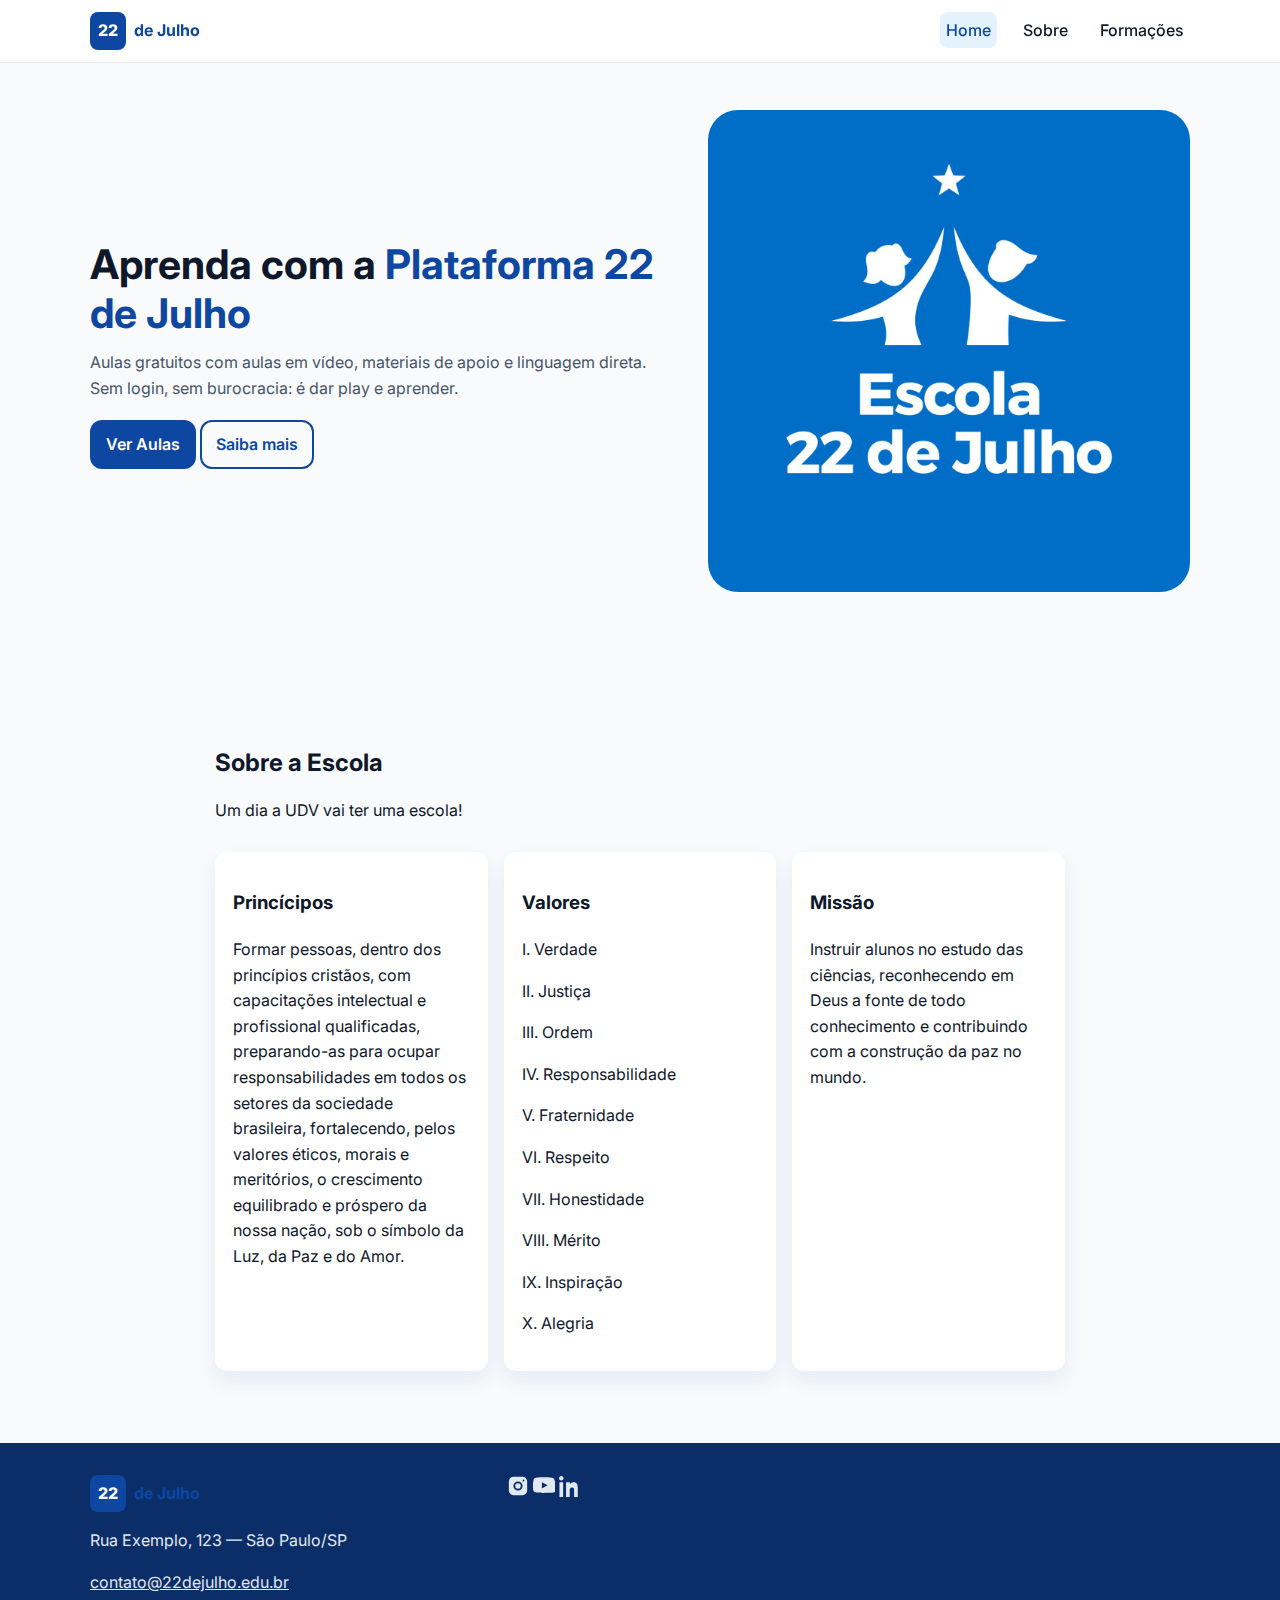
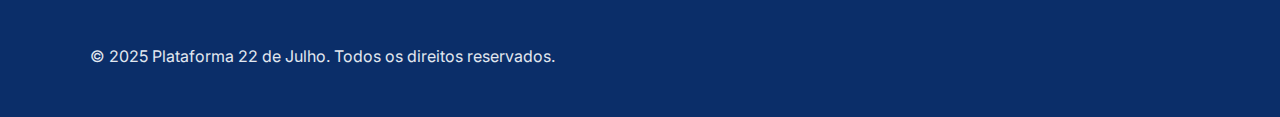
<file: index.html>
<!DOCTYPE html>
<html lang="pt-BR">
<head>
    <meta charset="utf-8" />
    <meta name="viewport" content="width=device-width, initial-scale=1" />
    <title>Home | Plataforma 22 de Julho</title>
    <meta name="description" content="Conheça a Plataforma 22 de Julho: Aulas acessíveis, conteúdo objetivo e prático para acelerar seu aprendizado." />
    <meta name="theme-color" content="#0D47A1" />
    <link rel="icon" type="image/svg+xml" href="assets/img/favicon.svg" />

    <!-- Open Graph -->
    <meta property="og:type" content="website" />
    <meta property="og:title" content="Home | Plataforma 22 de Julho" />
    <meta property="og:description" content="Conheça a Plataforma 22 de Julho: Aulas acessíveis, conteúdo objetivo e prático para acelerar seu aprendizado." />
    <meta property="og:image" content="assets/img/og-image.png" />
    <meta property="og:url" content="index.html" />

    <!-- Google Fonts: Inter -->
    <link rel="preconnect" href="https://fonts.gstatic.com" crossorigin>
    <link href="https://fonts.googleapis.com/css2?family=Inter:wght@300;400;500;600;700&display=swap" rel="stylesheet">

    <link rel="stylesheet" href="assets/css/styles.css" />
    <script defer src="assets/js/main.js"></script>

</head>
<body>
<header id="topo" class="site-header" role="banner">
  <div class="container nav-wrap">
    <a class="logo" href="index.html" aria-label="Página inicial">
      <span class="logo-mark">22</span><span class="logo-text">de Julho</span>
    </a>

    <button class="nav-toggle" aria-controls="primary-nav" aria-expanded="false" aria-label="Abrir menu">
      <span class="hamburger" aria-hidden="true"></span>
    </button>

    <nav id="primary-nav" class="nav" role="navigation" aria-label="Principal">
      <ul>
        <li><a href="index.html" class="active">Home</a></li>
        <li><a href="sobre.html">Sobre</a></li>
        <li><a href="aulas.html">Formações</a></li>
      </ul>
    </nav>
  </div>
</header>

<main id="conteudo" class="site-main" tabindex="-1">
  <!-- Hero -->
  <section class="hero section">
    <div class="container hero-grid">
      <div class="hero-text">
        <h1>Aprenda com a <span class="text-accent">Plataforma 22 de Julho</span></h1>
        <p>Aulas gratuitos com aulas em vídeo, materiais de apoio e linguagem direta. Sem login, sem burocracia: é dar play e aprender.</p>
        <div class="hero-actions">
          <a class="btn btn-primary" href="Aulas.html">Ver Aulas</a>
          <a class="btn btn-outline" href="#sobre">Saiba mais</a>
        </div>
      </div>
      <div class="hero-art" aria-hidden="true">
        <img src="assets/img/hero-placeholder.jpeg" alt="" />
      </div>
    </div>
  </section>

  <!-- Sobre -->
  <section id="sobre" class="section">
    <div class="container narrow">
      <header class="section-header">
        <h2>Sobre a Escola</h2>
        <p>Um dia a UDV vai ter uma escola!</p>
      </header>
      <div class="features">
        <article class="feature-card">
          <h3>Princícipos</h3>
          <p>Formar pessoas, dentro
            dos princípios cristãos,
            com capacitações intelectual
            e profissional qualificadas,
            preparando-as para ocupar
            responsabilidades em todos
            os setores da sociedade
            brasileira, fortalecendo,
            pelos valores éticos, morais
            e meritórios, o crescimento
            equilibrado e próspero da
            nossa nação, sob o símbolo
            da Luz, da Paz e do Amor.</p>
        </article>
        <article class="feature-card">
          <h3>Valores</h3>
          <p>I. Verdade</p>
          <p>II. Justiça</p>
          <p>III. Ordem</p>
          <p>IV. Responsabilidade</p>
          <p>V. Fraternidade</p>
          <p>VI. Respeito</p>
          <p>VII. Honestidade</p>
          <p>VIII. Mérito</p>
          <p>IX. Inspiração</p>
          <p>X. Alegria</p>
        </article>
        <article class="feature-card">
          <h3>Missão</h3>
          <p>Instruir alunos no estudo das ciências, reconhecendo em Deus a fonte de todo conhecimento e contribuindo com a construção da paz no mundo.</p>
        </article>
      </div>
    </div>
  </section>

  <!-- Destaques de Aulas
  <section class="section alt">
    <div class="container">
      <header class="section-header">
        <h2>Aulas em Destaque</h2>
      </header>
      <div class="grid cards">
        <article class="card">
          <img src="assets/img/curso1.svg" alt="Ilustração do curso Fundamentos de Programação" loading="lazy">
          <div class="card-body">
            <h3>Fundamentos de Programação</h3>
            <p>Aprenda lógica, variáveis, condicionais e laços de repetição com exemplos simples.</p>
            <p class="meta">Carga horária: 6h</p>
            <a class="btn btn-secondary" href="curso.html?curso=fundamentos">Assistir</a>
          </div>
        </article>

        <article class="card">
          <img src="assets/img/curso2.svg" alt="Ilustração do curso Introdução a Dados" loading="lazy">
          <div class="card-body">
            <h3>Introdução a Dados</h3>
            <p>Conceitos básicos de análise de dados, coleta, limpeza e visualização.</p>
            <p class="meta">Carga horária: 5h</p>
            <a class="btn btn-secondary" href="curso.html?curso=dados">Assistir</a>
          </div>
        </article>
      </div>
    </div>
  </section> -->

  <!-- Depoimentos -->
  <!-- <section class="section">
    <div class="container narrow">
      <header class="section-header">
        <h2>O que dizem nossos alunos</h2>
      </header>
      <div class="testimonials">
        <figure class="testimonial">
          <blockquote>“Conteúdo direto e sem enrolação. Consegui aplicar no trabalho já na primeira semana.”</blockquote>
          <figcaption>— Ana, estudante</figcaption>
        </figure>
        <figure class="testimonial">
          <blockquote>“A proposta prática faz toda a diferença. Gostei muito da organização do material.”</blockquote>
          <figcaption>— Carlos, analista</figcaption>
        </figure>
        <figure class="testimonial">
          <blockquote>“Excelente para quem está começando. Explicações claras e objetivas.”</blockquote>
          <figcaption>— Beatriz, iniciante</figcaption>
        </figure>
      </div>
      <div class="center">
      </div>
    </div>
  </section>
</main> -->

<footer class="site-footer" role="contentinfo">
  <div class="container footer-grid">
    <div class="brand">
      <a class="logo" href="index.html"><span class="logo-mark">22</span><span class="logo-text">de Julho</span></a>
      <p>Rua Exemplo, 123 — São Paulo/SP</p>
      <p><a href="mailto:contato@22dejulho.edu.br">contato@22dejulho.edu.br</a></p>
    </div>
    <div class="social">
      <a href="#" aria-label="Instagram" class="icon-link"><svg aria-hidden="true" viewBox="0 0 24 24"><path d="M7 2h10a5 5 0 0 1 5 5v10a5 5 0 0 1-5 5H7a5 5 0 0 1-5-5V7a5 5 0 0 1 5-5zm5 5a5 5 0 1 0 .001 10.001A5 5 0 0 0 12 7zm6-2a1 1 0 1 0 0 2 1 1 0 0 0 0-2zm-6 4a3 3 0 1 1-.001 6.001A3 3 0 0 1 12 9z"/></svg></a>
      <a href="#" aria-label="YouTube" class="icon-link"><svg aria-hidden="true" viewBox="0 0 24 24"><path d="M23.5 6.2s-.2-1.6-.8-2.3c-.8-.8-1.7-.8-2.1-.9C17.5 2.5 12 2.5 12 2.5h0s-5.5 0-8.6.5c-.4.1-1.3.1-2.1.9-.6.6-.8 2.3-.8 2.3S0 8.2 0 10.3v1.4c0 2.1.2 4.1.2 4.1s.2 1.6.8 2.3c.8.8 1.9.8 2.4.9 1.8.2 7.6.5 8.6.5s8.6-.1 8.6-.1.4-.1 1.2-.2c.5-.1 1.6-.1 2.4-.9.6-.6.8-2.3.8-2.3s.2-2 .2-4.1v-1.4c0-2.1-.2-4.1-.2-4.1zM9.7 14.7V7.9l6.2 3.4-6.2 3.4z"/></svg></a>
      <a href="#" aria-label="LinkedIn" class="icon-link"><svg aria-hidden="true" viewBox="0 0 24 24"><path d="M4.98 3.5C4.98 4.88 3.86 6 2.5 6S0 4.88 0 3.5 1.12 1 2.5 1s2.48 1.12 2.48 2.5zM.5 8h4V24h-4V8zm7.5 0h3.8v2.2h.1c.5-1 1.8-2.2 3.8-2.2 4.1 0 4.8 2.7 4.8 6.2V24h-4v-6.7c0-1.6 0-3.6-2.2-3.6s-2.6 1.7-2.6 3.4V24h-4V8z"/></svg></a>
    </div>
    <div class="copy">
      <p>&copy; <span data-year>2025</span> Plataforma 22 de Julho. Todos os direitos reservados.</p>
    </div>
  </div>
</footer>

<!-- LGPD / Cookies -->
<div class="cookie-banner" role="dialog" aria-live="polite" aria-label="Aviso de cookies">
  <div class="container">
    <p>Usamos cookies para melhorar sua experiência. Ao continuar, você concorda com nossa <a href="#" class="link">Política de Privacidade</a>.</p>
    <button class="btn btn-primary" data-accept-cookies>Aceitar</button>
  </div>
</div>

<!-- WhatsApp -->
<!-- <a href="https://wa.me/5500000000000" class="whatsapp-float" target="_blank" rel="noopener" aria-label="Conversar no WhatsApp">
  <svg aria-hidden="true" viewBox="0 0 24 24"><path d="M20.5 3.5A11.5 11.5 0 0 0 1.9 18.2L1 23l4.9-1a11.5 11.5 0 1 0 14.6-18.5zM12 21a9 9 0 0 1-4.6-1.3l-.3-.2-2.7.6.6-2.6-.2-.3A9 9 0 1 1 12 21zm5-6.6c-.3-.2-1.8-.9-2.1-1-.3-.1-.5-.2-.7.2-.2.3-.8 1-1 1.2-.2.2-.4.2-.7 0-.3-.2-1.3-.5-2.4-1.5-.9-.8-1.5-1.8-1.7-2.1-.2-.3 0-.5.1-.7.1-.1.3-.4.4-.6.1-.2.1-.4 0-.6-.1-.2-.7-1.7-1-2.3-.3-.6-.5-.5-.7-.5h-.6c-.2 0-.6.1-1 .5-.3.3-1.3 1.2-1.3 3s1.3 3.5 1.5 3.8c.2.3 2.5 3.8 6 5.1.8.3 1.5.5 2 .6.8.1 1.5.1 2.1.1.6 0 2 0 2.9-1.2.4-.6.6-1.3.6-1.5 0-.2 0-.5-.3-.6z"/></svg>
</a> -->

</body>
</html>
</file>
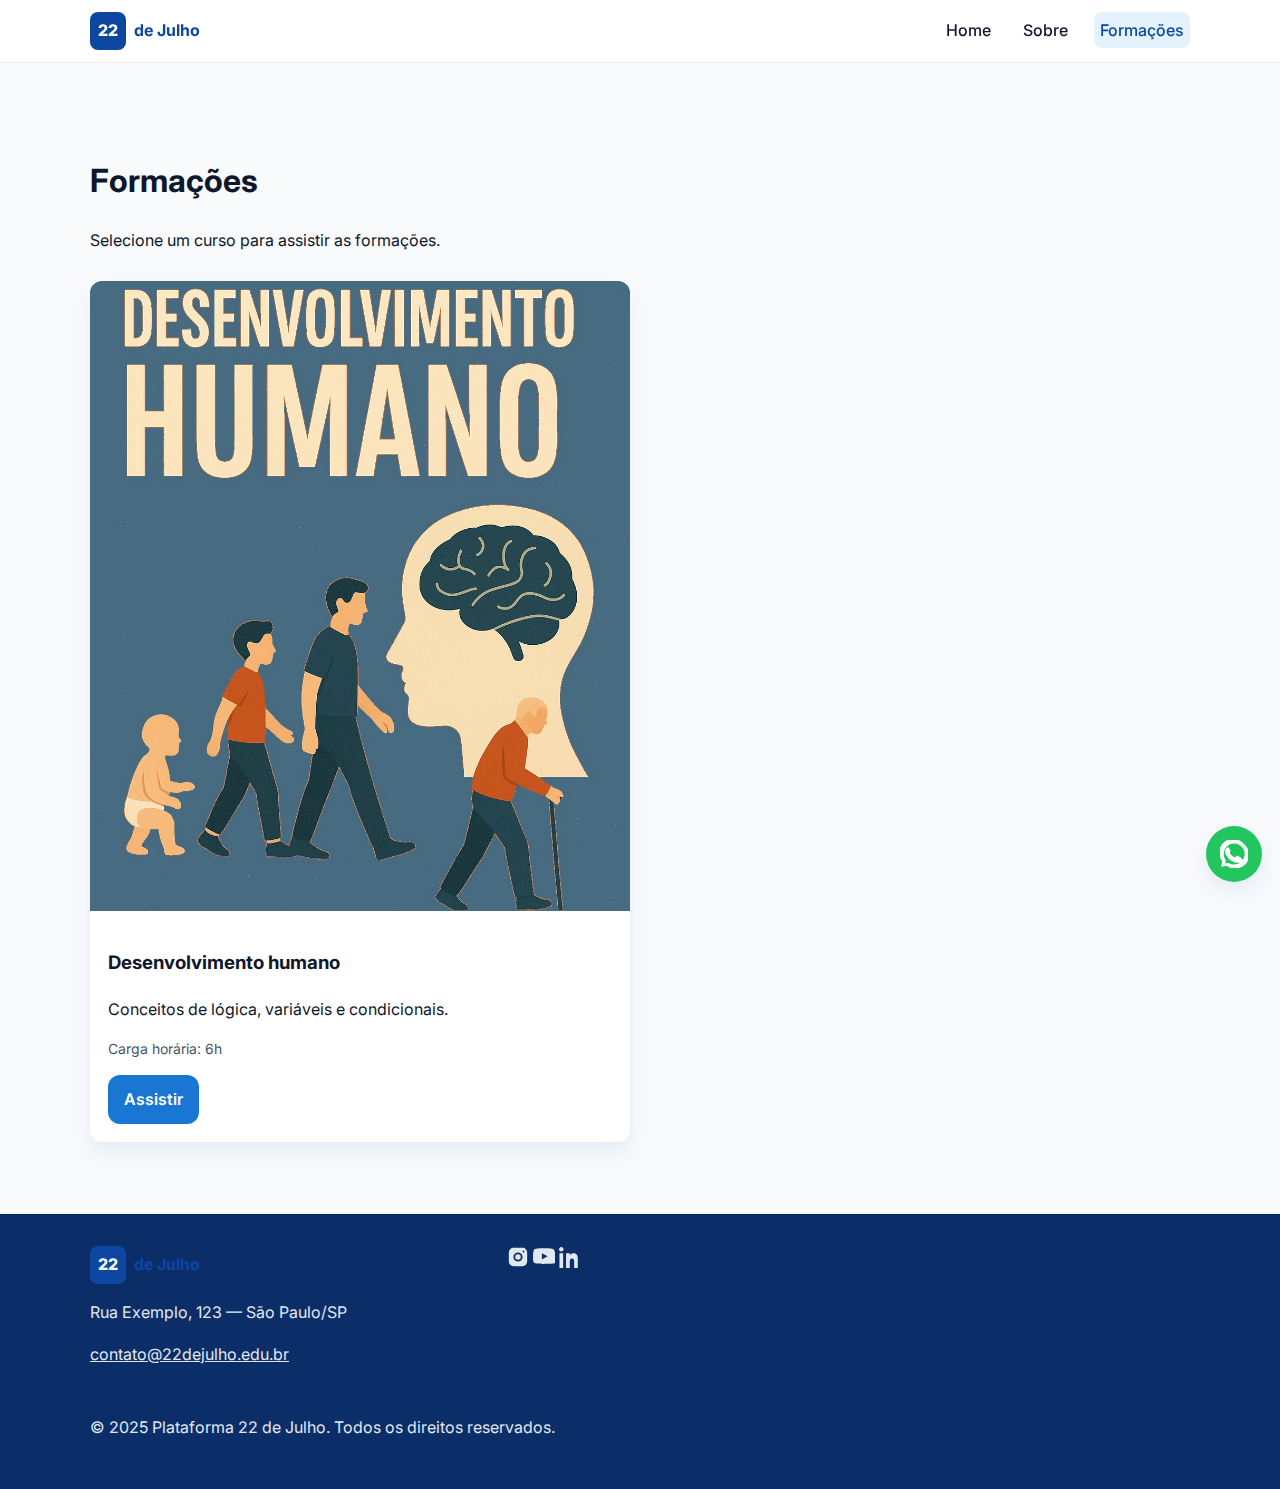
<file: aulas.html>
<!DOCTYPE html>
<html lang="pt-BR">
<head>
    <!-- // COMO EDITAR: 
         - Título e descrição SEO abaixo.
         - Para trocar a imagem de compartilhamento (Open Graph), edite assets/img/og-image.png.
         - Para trocar fontes/cores, edite /assets/css/styles.css.
    -->
    <meta charset="utf-8" />
    <meta name="viewport" content="width=device-width, initial-scale=1" />
    <title>Formações | Plataforma 22 de Julho</title>
    <meta name="description" content="Veja a lista de formações gratuitos da Plataforma 22 de Julho." />
    <meta name="theme-color" content="#0D47A1" />
    <link rel="icon" type="image/svg+xml" href="assets/img/favicon.svg" />

    <!-- Open Graph -->
    <meta property="og:type" content="website" />
    <meta property="og:title" content="Formações | Plataforma 22 de Julho" />
    <meta property="og:description" content="Veja a lista de formações gratuitos da Plataforma 22 de Julho." />
    <meta property="og:image" content="assets/img/og-image.png" />
    <meta property="og:url" content="formações.html" />

    <!-- Google Fonts: Inter -->
    <link rel="preconnect" href="https://fonts.gstatic.com" crossorigin>
    <link href="https://fonts.googleapis.com/css2?family=Inter:wght@300;400;500;600;700&display=swap" rel="stylesheet">

    <link rel="stylesheet" href="assets/css/styles.css" />
    <script defer src="assets/js/main.js"></script>

</head>
<body>
<!-- // COMO EDITAR: 
     - Para adicionar/remover formações, edite a seção de cards aqui e/ou a estrutura de dados no main.js.
-->
<header class="site-header" role="banner">
  <div class="container nav-wrap">
    <a class="logo" href="index.html" aria-label="Página inicial">
      <span class="logo-mark">22</span><span class="logo-text">de Julho</span>
    </a>
    <button class="nav-toggle" aria-controls="primary-nav" aria-expanded="false" aria-label="Abrir menu">
      <span class="hamburger" aria-hidden="true"></span>
    </button>
    <nav id="primary-nav" class="nav" role="navigation" aria-label="Principal">
      <ul>
        <li><a href="index.html">Home</a></li>
        <li><a href="sobre.html">Sobre</a></li>
        <li><a href="aulas.html" class="active">Formações</a></li>
      </ul>
    </nav>
  </div>
</header>

<main class="site-main" tabindex="-1">
  <section class="section">
    <div class="container">
      <header class="section-header">
        <h1>Formações</h1>
        <p>Selecione um curso para assistir as formações.</p>
      </header>

      <div class="grid cards">
        <article class="card">
          <img src="assets/img/curso1.png" alt="Ilustração do curso Fundamentos de Programação" loading="lazy">
          <div class="card-body">
            <h3>Desenvolvimento humano</h3>
            <p>Conceitos de lógica, variáveis e condicionais.</p>
            <p class="meta">Carga horária: 6h</p>
            <a class="btn btn-secondary" href="curso.html?curso=fundamentos">Assistir</a>
          </div>
        </article>

        <!-- <article class="card">
          <img src="assets/img/curso2.svg" alt="Ilustração do curso Introdução a Dados" loading="lazy">
          <div class="card-body">
            <h3>Introdução a Dados</h3>
            <p>Coleta, limpeza, análise e visualização de dados.</p>
            <p class="meta">Carga horária: 5h</p>
            <a class="btn btn-secondary" href="curso.html?curso=dados">Assistir</a>
          </div> -->
        <!-- </article> -->
      </div>
    </div>
  </section>
</main>

<footer class="site-footer" role="contentinfo">
  <div class="container footer-grid">
    <div class="brand">
      <a class="logo" href="index.html"><span class="logo-mark">22</span><span class="logo-text">de Julho</span></a>
      <p>Rua Exemplo, 123 — São Paulo/SP</p>
      <p><a href="mailto:contato@22dejulho.edu.br">contato@22dejulho.edu.br</a></p>
    </div>
    <div class="social">
      <a href="#" aria-label="Instagram" class="icon-link"><svg aria-hidden="true" viewBox="0 0 24 24"><path d="M7 2h10a5 5 0 0 1 5 5v10a5 5 0 0 1-5 5H7a5 5 0 0 1-5-5V7a5 5 0 0 1 5-5zm5 5a5 5 0 1 0 .001 10.001A5 5 0 0 0 12 7zm6-2a1 1 0 1 0 0 2 1 1 0 0 0 0-2zm-6 4a3 3 0 1 1-.001 6.001A3 3 0 0 1 12 9z"/></svg></a>
      <a href="#" aria-label="YouTube" class="icon-link"><svg aria-hidden="true" viewBox="0 0 24 24"><path d="M23.5 6.2s-.2-1.6-.8-2.3c-.8-.8-1.7-.8-2.1-.9C17.5 2.5 12 2.5 12 2.5h0s-5.5 0-8.6.5c-.4.1-1.3.1-2.1.9-.6.6-.8 2.3-.8 2.3S0 8.2 0 10.3v1.4c0 2.1.2 4.1.2 4.1s.2 1.6.8 2.3c.8.8 1.9.8 2.4.9 1.8.2 7.6.5 8.6.5s8.6-.1 8.6-.1.4-.1 1.2-.2c.5-.1 1.6-.1 2.4-.9.6-.6.8-2.3.8-2.3s.2-2 .2-4.1v-1.4c0-2.1-.2-4.1-.2-4.1zM9.7 14.7V7.9l6.2 3.4-6.2 3.4z"/></svg></a>
      <a href="#" aria-label="LinkedIn" class="icon-link"><svg aria-hidden="true" viewBox="0 0 24 24"><path d="M4.98 3.5C4.98 4.88 3.86 6 2.5 6S0 4.88 0 3.5 1.12 1 2.5 1s2.48 1.12 2.48 2.5zM.5 8h4V24h-4V8zm7.5 0h3.8v2.2h.1c.5-1 1.8-2.2 3.8-2.2 4.1 0 4.8 2.7 4.8 6.2V24h-4v-6.7c0-1.6 0-3.6-2.2-3.6s-2.6 1.7-2.6 3.4V24h-4V8z"/></svg></a>
    </div>
    <div class="copy">
      <p>&copy; <span data-year>2025</span> Plataforma 22 de Julho. Todos os direitos reservados.</p>
    </div>
  </div>
</footer>

<div class="cookie-banner" role="dialog" aria-live="polite" aria-label="Aviso de cookies">
  <div class="container">
    <p>Usamos cookies para melhorar sua experiência. Ao continuar, você concorda com nossa <a href="#" class="link">Política de Privacidade</a>.</p>
    <button class="btn btn-primary" data-accept-cookies>Aceitar</button>
  </div>
</div>

<a href="https://wa.me/5500000000000" class="whatsapp-float" target="_blank" rel="noopener" aria-label="Conversar no WhatsApp">
  <svg aria-hidden="true" viewBox="0 0 24 24"><path d="M20.5 3.5A11.5 11.5 0 0 0 1.9 18.2L1 23l4.9-1a11.5 11.5 0 1 0 14.6-18.5zM12 21a9 9 0 0 1-4.6-1.3l-.3-.2-2.7.6.6-2.6-.2-.3A9 9 0 1 1 12 21zm5-6.6c-.3-.2-1.8-.9-2.1-1-.3-.1-.5-.2-.7.2-.2.3-.8 1-1 1.2-.2.2-.4.2-.7 0-.3-.2-1.3-.5-2.4-1.5-.9-.8-1.5-1.8-1.7-2.1-.2-.3 0-.5.1-.7.1-.1.3-.4.4-.6.1-.2.1-.4 0-.6-.1-.2-.7-1.7-1-2.3-.3-.6-.5-.5-.7-.5h-.6c-.2 0-.6.1-1 .5-.3.3-1.3 1.2-1.3 3s1.3 3.5 1.5 3.8c.2.3 2.5 3.8 6 5.1.8.3 1.5.5 2 .6.8.1 1.5.1 2.1.1.6 0 2 0 2.9-1.2.4-.6.6-1.3.6-1.5 0-.2 0-.5-.3-.6z"/></svg>
</a>
</body>
</html>
</file>
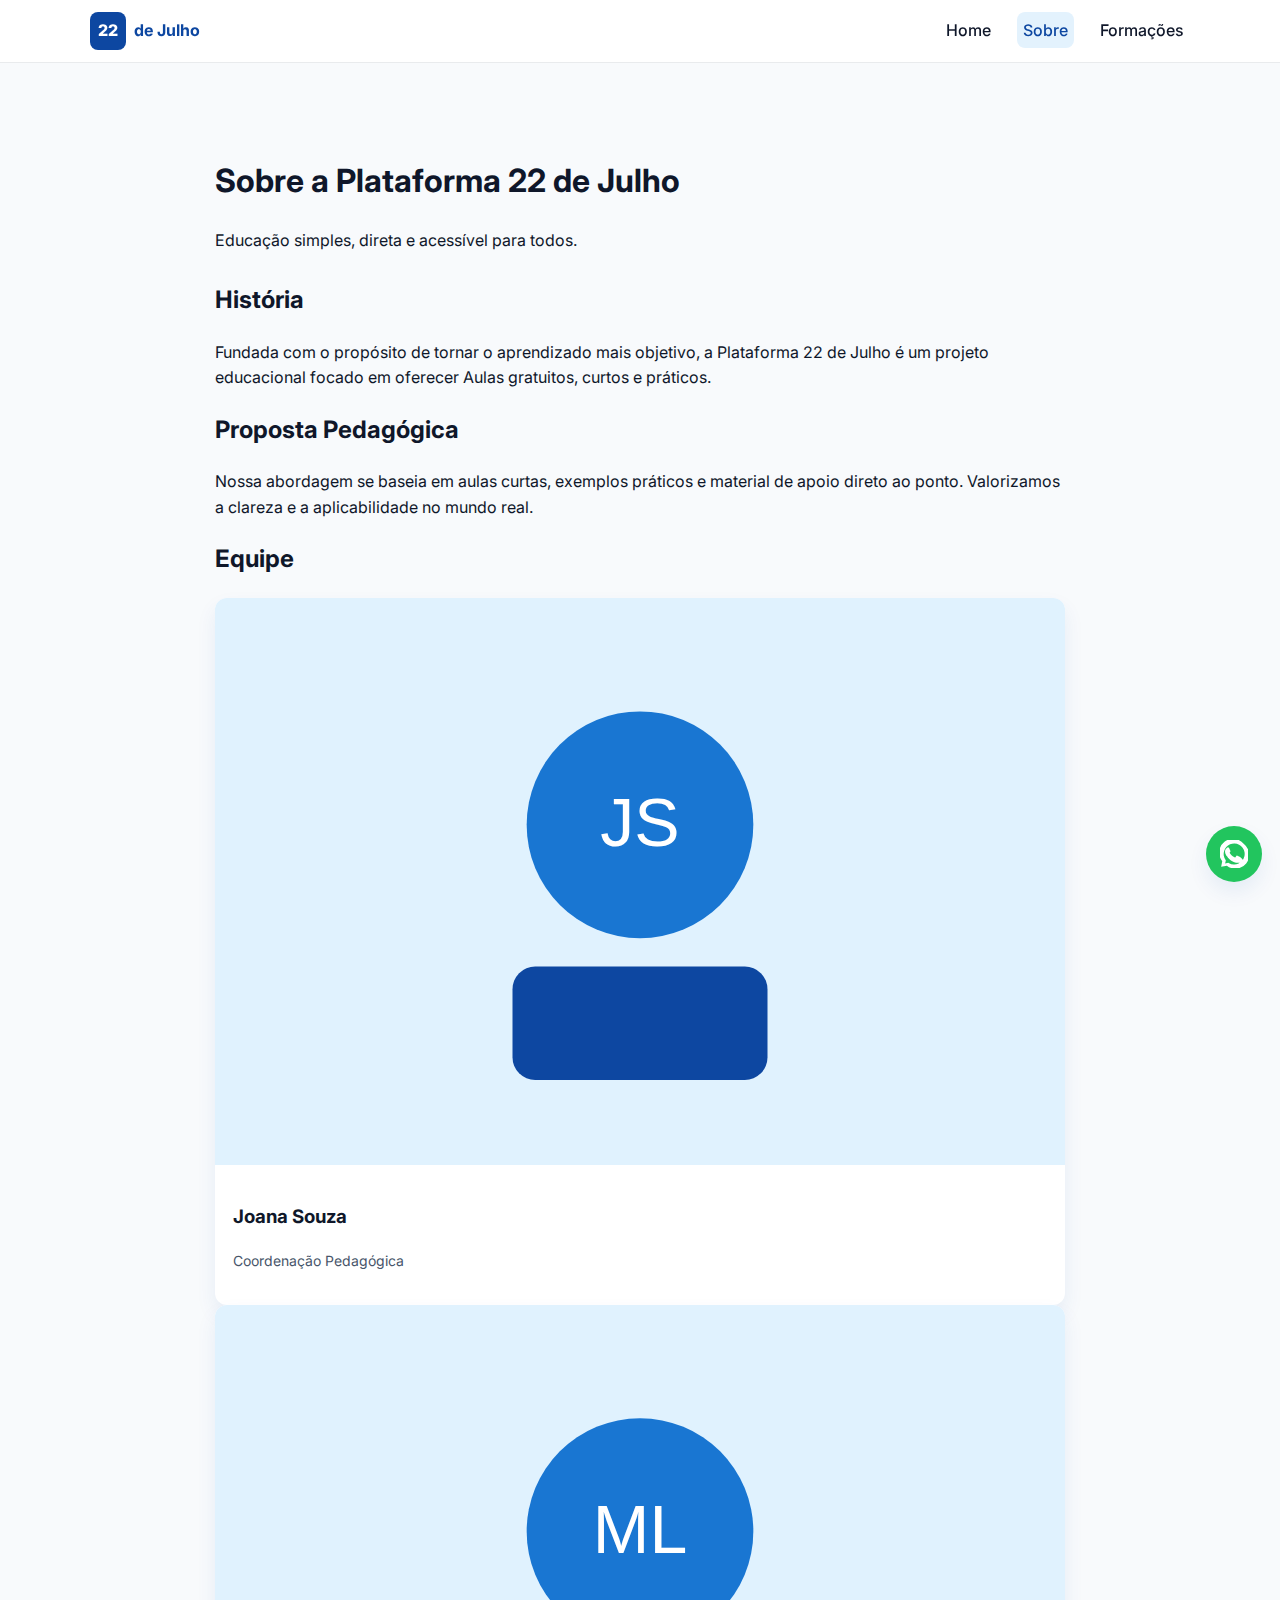
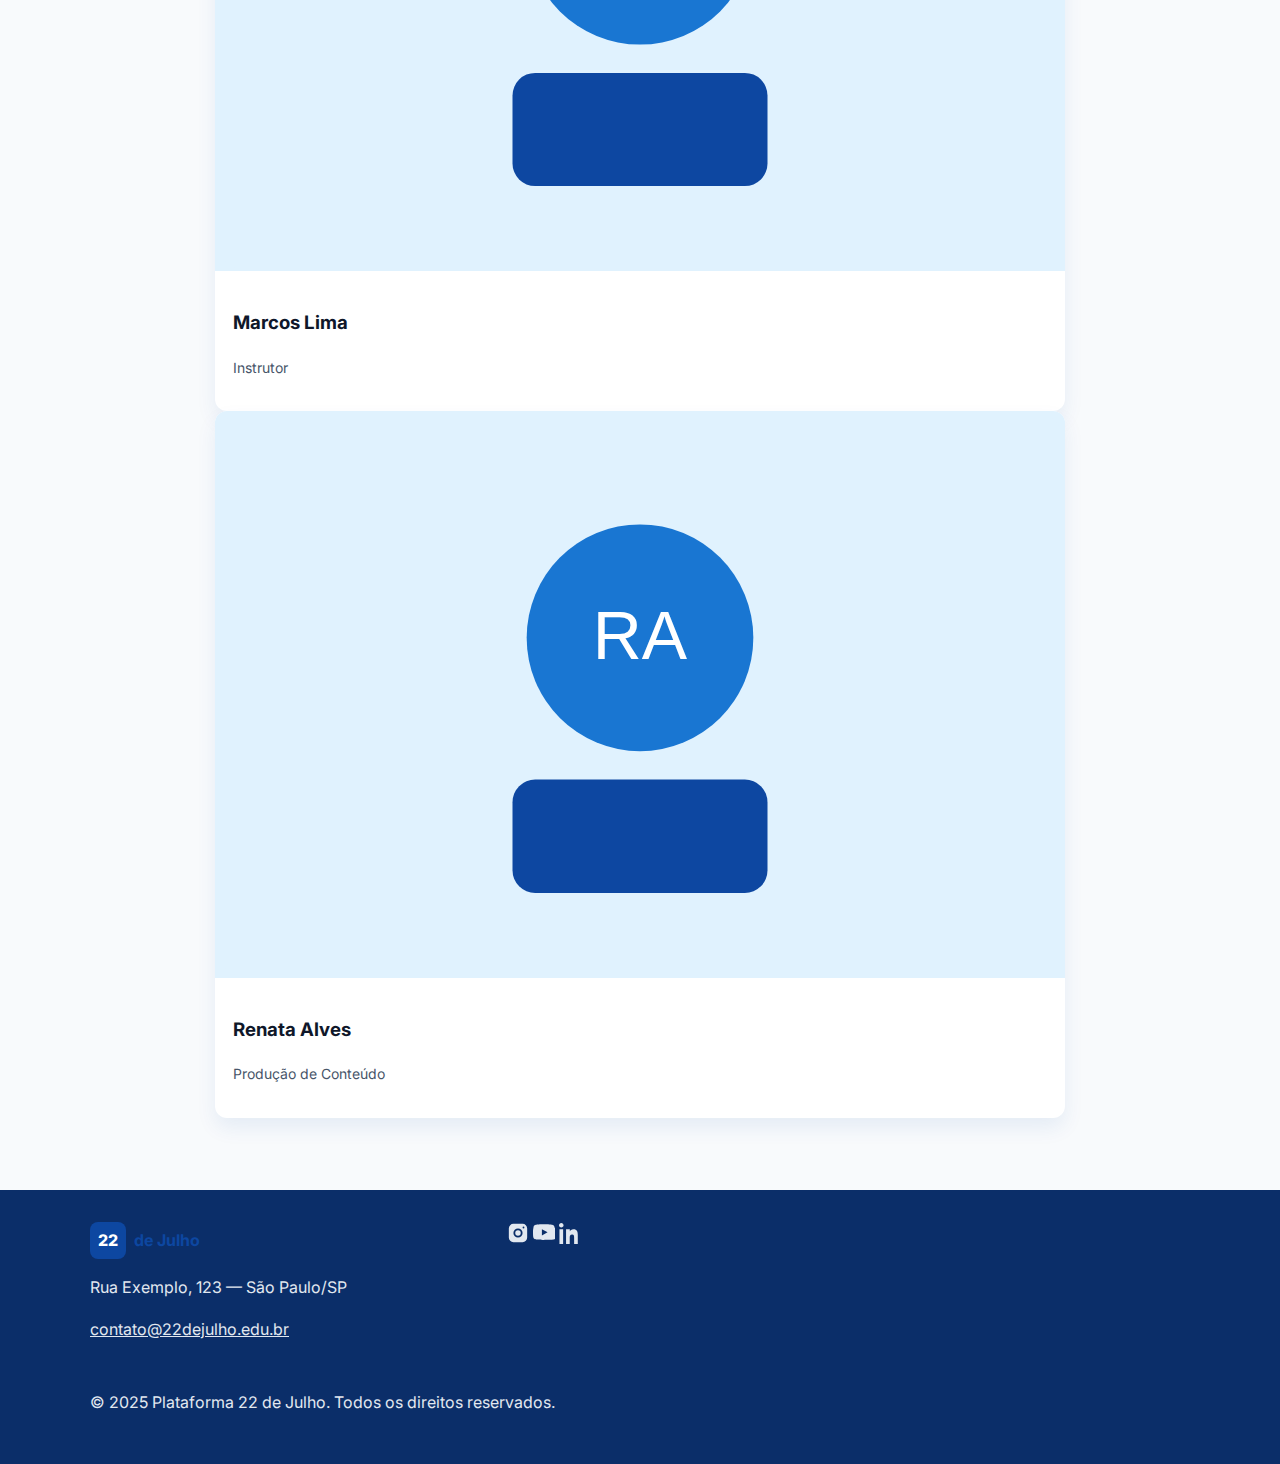
<file: sobre.html>
<!DOCTYPE html>
<html lang="pt-BR">
<head>
    <meta charset="utf-8" />
    <meta name="viewport" content="width=device-width, initial-scale=1" />
    <title>Sobre | Plataforma 22 de Julho</title>
    <meta name="description" content="Conheça a história, valores e equipe da Plataforma 22 de Julho." />
    <meta name="theme-color" content="#0D47A1" />
    <link rel="icon" type="image/svg+xml" href="assets/img/favicon.svg" />

    <!-- Open Graph -->
    <meta property="og:type" content="website" />
    <meta property="og:title" content="Sobre | Plataforma 22 de Julho" />
    <meta property="og:description" content="Conheça a história, valores e equipe da Plataforma 22 de Julho." />
    <meta property="og:image" content="assets/img/og-image.png" />
    <meta property="og:url" content="sobre.html" />

    <!-- Google Fonts: Inter -->
    <link rel="preconnect" href="https://fonts.gstatic.com" crossorigin>
    <link href="https://fonts.googleapis.com/css2?family=Inter:wght@300;400;500;600;700&display=swap" rel="stylesheet">

    <link rel="stylesheet" href="assets/css/styles.css" />
    <script defer src="assets/js/main.js"></script>

</head>
<body>
<header class="site-header" role="banner">
  <div class="container nav-wrap">
    <a class="logo" href="index.html" aria-label="Página inicial">
      <span class="logo-mark">22</span><span class="logo-text">de Julho</span>
    </a>
    <button class="nav-toggle" aria-controls="primary-nav" aria-expanded="false" aria-label="Abrir menu">
      <span class="hamburger" aria-hidden="true"></span>
    </button>
    <nav id="primary-nav" class="nav" role="navigation" aria-label="Principal">
      <ul>
        <li><a href="index.html">Home</a></li>
        <li><a href="sobre.html" class="active">Sobre</a></li>
        <li><a href="Aulas.html">Formações</a></li>
      </ul>
    </nav>
  </div>
</header>

<main class="site-main" tabindex="-1">
  <section class="section">
    <div class="container narrow">
      <header class="section-header">
        <h1>Sobre a Plataforma 22 de Julho</h1>
        <p>Educação simples, direta e acessível para todos.</p>
      </header>

      <article class="content">
        <h2>História</h2>
        <p>Fundada com o propósito de tornar o aprendizado mais objetivo, a Plataforma 22 de Julho é um projeto educacional focado em oferecer Aulas gratuitos, curtos e práticos.</p>

        <h2>Proposta Pedagógica</h2>
        <p>Nossa abordagem se baseia em aulas curtas, exemplos práticos e material de apoio direto ao ponto. Valorizamos a clareza e a aplicabilidade no mundo real.</p>
      </article>

      <h2>Equipe</h2>
      <div class="grid team">
        <article class="card team-card">
          <img src="assets/img/team1.svg" alt="Foto de Joana Souza" loading="lazy">
          <div class="card-body">
            <h3>Joana Souza</h3>
            <p class="meta">Coordenação Pedagógica</p>
          </div>
        </article>
        <article class="card team-card">
          <img src="assets/img/team2.svg" alt="Foto de Marcos Lima" loading="lazy">
          <div class="card-body">
            <h3>Marcos Lima</h3>
            <p class="meta">Instrutor</p>
          </div>
        </article>
        <article class="card team-card">
          <img src="assets/img/team3.svg" alt="Foto de Renata Alves" loading="lazy">
          <div class="card-body">
            <h3>Renata Alves</h3>
            <p class="meta">Produção de Conteúdo</p>
          </div>
        </article>
      </div>
    </div>
  </section>
</main>

<footer class="site-footer" role="contentinfo">
  <div class="container footer-grid">
    <div class="brand">
      <a class="logo" href="index.html"><span class="logo-mark">22</span><span class="logo-text">de Julho</span></a>
      <p>Rua Exemplo, 123 — São Paulo/SP</p>
      <p><a href="mailto:contato@22dejulho.edu.br">contato@22dejulho.edu.br</a></p>
    </div>
    <div class="social">
      <a href="#" aria-label="Instagram" class="icon-link"><svg aria-hidden="true" viewBox="0 0 24 24"><path d="M7 2h10a5 5 0 0 1 5 5v10a5 5 0 0 1-5 5H7a5 5 0 0 1-5-5V7a5 5 0 0 1 5-5zm5 5a5 5 0 1 0 .001 10.001A5 5 0 0 0 12 7zm6-2a1 1 0 1 0 0 2 1 1 0 0 0 0-2zm-6 4a3 3 0 1 1-.001 6.001A3 3 0 0 1 12 9z"/></svg></a>
      <a href="#" aria-label="YouTube" class="icon-link"><svg aria-hidden="true" viewBox="0 0 24 24"><path d="M23.5 6.2s-.2-1.6-.8-2.3c-.8-.8-1.7-.8-2.1-.9C17.5 2.5 12 2.5 12 2.5h0s-5.5 0-8.6.5c-.4.1-1.3.1-2.1.9-.6.6-.8 2.3-.8 2.3S0 8.2 0 10.3v1.4c0 2.1.2 4.1.2 4.1s.2 1.6.8 2.3c.8.8 1.9.8 2.4.9 1.8.2 7.6.5 8.6.5s8.6-.1 8.6-.1.4-.1 1.2-.2c.5-.1 1.6-.1 2.4-.9.6-.6.8-2.3.8-2.3s.2-2 .2-4.1v-1.4c0-2.1-.2-4.1-.2-4.1zM9.7 14.7V7.9l6.2 3.4-6.2 3.4z"/></svg></a>
      <a href="#" aria-label="LinkedIn" class="icon-link"><svg aria-hidden="true" viewBox="0 0 24 24"><path d="M4.98 3.5C4.98 4.88 3.86 6 2.5 6S0 4.88 0 3.5 1.12 1 2.5 1s2.48 1.12 2.48 2.5zM.5 8h4V24h-4V8zm7.5 0h3.8v2.2h.1c.5-1 1.8-2.2 3.8-2.2 4.1 0 4.8 2.7 4.8 6.2V24h-4v-6.7c0-1.6 0-3.6-2.2-3.6s-2.6 1.7-2.6 3.4V24h-4V8z"/></svg></a>
    </div>
    <div class="copy">
      <p>&copy; <span data-year>2025</span> Plataforma 22 de Julho. Todos os direitos reservados.</p>
    </div>
  </div>
</footer>

<div class="cookie-banner" role="dialog" aria-live="polite" aria-label="Aviso de cookies">
  <div class="container">
    <p>Usamos cookies para melhorar sua experiência. Ao continuar, você concorda com nossa <a href="#" class="link">Política de Privacidade</a>.</p>
    <button class="btn btn-primary" data-accept-cookies>Aceitar</button>
  </div>
</div>

<a href="https://wa.me/5500000000000" class="whatsapp-float" target="_blank" rel="noopener" aria-label="Conversar no WhatsApp">
  <svg aria-hidden="true" viewBox="0 0 24 24"><path d="M20.5 3.5A11.5 11.5 0 0 0 1.9 18.2L1 23l4.9-1a11.5 11.5 0 1 0 14.6-18.5zM12 21a9 9 0 0 1-4.6-1.3l-.3-.2-2.7.6.6-2.6-.2-.3A9 9 0 1 1 12 21zm5-6.6c-.3-.2-1.8-.9-2.1-1-.3-.1-.5-.2-.7.2-.2.3-.8 1-1 1.2-.2.2-.4.2-.7 0-.3-.2-1.3-.5-2.4-1.5-.9-.8-1.5-1.8-1.7-2.1-.2-.3 0-.5.1-.7.1-.1.3-.4.4-.6.1-.2.1-.4 0-.6-.1-.2-.7-1.7-1-2.3-.3-.6-.5-.5-.7-.5h-.6c-.2 0-.6.1-1 .5-.3.3-1.3 1.2-1.3 3s1.3 3.5 1.5 3.8c.2.3 2.5 3.8 6 5.1.8.3 1.5.5 2 .6.8.1 1.5.1 2.1.1.6 0 2 0 2.9-1.2.4-.6.6-1.3.6-1.5 0-.2 0-.5-.3-.6z"/></svg>
</a>
</body>
</html>
</file>
<file: assets/css/styles.css>
/* // COMO EDITAR:
   - Paleta de cores: mude as variáveis em :root.
   - Tipografia: família de fontes e pesos abaixo.
   - Ajuste espaçamentos, sombras e raios conforme necessidade.
*/
:root{
  --blue:#0D47A1;
  --blue-light:#1976D2;
  --white:#FFFFFF;
  --text:#0f172a; /* slate-900 */
  --muted:#475569; /* slate-600 */
  --bg:#f8fafc; /* slate-50 */
  --card:#ffffff;
  --shadow:0 10px 20px rgba(13,71,161,0.08);
  --radius:12px;
}

*{box-sizing:border-box}
html:focus-within{scroll-behavior:smooth}
body{
  margin:0;
  font-family: 'Inter', system-ui, -apple-system, Segoe UI, Roboto, Ubuntu, Cantarell, Noto Sans, 'Open Sans', sans-serif;
  color:var(--text);
  background:var(--bg);
  line-height:1.6;
}

/* Acessibilidade */
:focus{
  outline:3px solid var(--blue-light);
  outline-offset:2px;
}

/* Layout utilidades */
.container{width:min(1100px, 92%); margin-inline:auto}
.narrow{width:min(850px, 92%); margin-inline:auto}
.section{padding:72px 0}
.section.alt{background:#eef2ff}
.section-header{margin-bottom:28px}
.section-header h2{margin:0 0 8px 0}

/* Header fixo */
.site-header{
  position:sticky; top:0; z-index:50;
  background:var(--white);
  box-shadow:0 1px 0 rgba(0,0,0,0.06);
}
.nav-wrap{display:flex; align-items:center; justify-content:space-between; gap:16px; padding:12px 0}
.logo{display:inline-flex; align-items:center; gap:8px; text-decoration:none}
.logo-mark{
  background:var(--blue);
  color:var(--white);
  font-weight:800;
  padding:6px 8px; border-radius:8px;
}
.logo-text{color:var(--blue); font-weight:700}

/* Nav */
.nav ul{display:flex; list-style:none; gap:20px; margin:0; padding:0}
.nav a{color:var(--text); text-decoration:none; font-weight:500; padding:8px 6px; border-radius:8px}
.nav a:hover, .nav a.active{color:var(--blue); background:#e3f2fd}
.nav-toggle{display:none; background:none; border:none}
.hamburger{display:inline-block; width:24px; height:2px; background:var(--text); position:relative}
.hamburger::before,.hamburger::after{content:''; position:absolute; left:0; width:24px; height:2px; background:var(--text)}
.hamburger::before{top:-6px}.hamburger::after{top:6px}

/* Hero */
.hero{padding-top:48px}
.hero-grid{display:grid; grid-template-columns:1.1fr 0.9fr; gap:28px; align-items:center}
.hero h1{font-size:clamp(28px, 3.2vw, 44px); line-height:1.2; margin:0 0 12px 0}
.hero p{color:var(--muted); margin:0 0 18px 0}
.text-accent{color:var(--blue)}
.hero-art img{width:100%; height:auto;border-radius: 30px;}

.center{text-align:center}

/* Feature cards */
.features{display:grid; grid-template-columns:repeat(3,1fr); gap:16px}
.feature-card{
  background:var(--card);
  border-radius:var(--radius);
  box-shadow:var(--shadow);
  padding:18px;
}

/* Cards comuns */
.grid.cards{display:grid; grid-template-columns:repeat(2,1fr); gap:20px}
.card{
  background:var(--card);
  border-radius:var(--radius);
  box-shadow:var(--shadow);
  overflow:hidden;
  display:flex; flex-direction:column;
}
.card img{width:100%; height:auto; display:block; background:#dbeafe}
.card-body{padding:18px}
.card .meta{color:var(--muted); font-size:14px}

/* Team */
.team{grid-template-columns:repeat(3,1fr)}
.team-card img{background:#e0f2fe}

/* Testemunhos */
.testimonials{display:grid; grid-template-columns:repeat(3,1fr); gap:16px}
.testimonial{
  background:var(--card);
  border-radius:var(--radius);
  box-shadow:var(--shadow);
  padding:18px;
}
.testimonial blockquote{margin:0 0 8px 0}

/* Botões */
.btn{display:inline-block; text-decoration:none; font-weight:600; border-radius:12px; padding:10px 14px; border:2px solid transparent; transition:.2s}
.btn-primary{background:var(--blue); color:var(--white)}
.btn-primary:hover{filter:brightness(1.1)}
.btn-outline{background:transparent; color:var(--blue); border-color:var(--blue)}
.btn-outline:hover{background:#e3f2fd}
.btn-secondary{background:var(--blue-light); color:var(--white)}
.btn-secondary:hover{filter:brightness(1.08)}

/* Footer */
.site-footer{background:#0b2e69; color:#e2e8f0; padding:32px 0}
.site-footer a{color:#e2e8f0}
.footer-grid{display:grid; grid-template-columns:1.2fr 1fr 1fr; gap:16px; align-items:start}
.icon-link svg{width:22px; height:22px; fill:#e2e8f0}
.copy{grid-column:1 / -1}

/* Vídeo responsivo */
.video-wrapper{position:relative; width:100%; aspect-ratio:16/9; background:#000; border-radius:12px; overflow:hidden; box-shadow:var(--shadow)}
.video-wrapper iframe{position:absolute; inset:0; width:100%; height:100%; border:0}

/* Accordion */
.accordion{display:grid; gap:10px}
.ac-item{background:var(--card); border-radius:var(--radius); box-shadow:var(--shadow); overflow:hidden}
.ac-header{display:flex; justify-content:space-between; align-items:center; width:100%; padding:14px 16px; font-weight:600; background:#fff; border:0; text-align:left}
.ac-panel{display:none; padding:0 16px 16px 16px}
.ac-panel.open{display:block}
.lesson{display:flex; justify-content:space-between; align-items:center; padding:10px 0; border-bottom:1px solid #e5e7eb}
.lesson:last-child{border-bottom:0}
.lesson a{color:var(--blue); text-decoration:none; font-weight:500}

/* Formulários */
.form{display:grid; gap:14px}
.field label{display:block; font-weight:600; margin-bottom:6px}
.field input,.field textarea{
  width:100%; padding:12px 12px; border-radius:10px; border:1px solid #cbd5e1; background:#fff;
}
.field input:focus,.field textarea:focus{border-color:var(--blue)}
.error{display:block; font-size:13px; color:#b91c1c; min-height:18px}
.form-status{margin-top:6px;}

/* Cookie banner */
.cookie-banner{
  position:fixed; left:0; right:0; bottom:0; z-index:60;
  background:var(--white); border-top:1px solid #e2e8f0; box-shadow:0 -10px 20px rgba(0,0,0,0.03);
  display:none;
}
.cookie-banner .container{display:flex; gap:12px; align-items:center; padding:14px 0}
.cookie-banner .link{color:var(--blue)}

/* WhatsApp button */
.whatsapp-float{
  position:fixed; right:18px; bottom:18px; z-index:70;
  width:56px; height:56px; border-radius:50%; display:grid; place-items:center;
  background:#22c55e; box-shadow:var(--shadow);
}
.whatsapp-float svg{width:28px; height:28px; fill:#fff}

/* Util */
.meta{font-size:14px; color:var(--muted)}

/* Responsividade */
@media (max-width: 900px){
  .hero-grid{grid-template-columns:1fr}
  .features{grid-template-columns:1fr}
  .grid.cards{grid-template-columns:1fr}
  .team{grid-template-columns:1fr}
  .testimonials{grid-template-columns:1fr}
  .footer-grid{grid-template-columns:1fr}
  .nav ul{display:none; position:absolute; top:100%; right:0; background:#fff; padding:12px; border-radius:12px; box-shadow:var(--shadow)}
  .nav.open ul{display:flex; flex-direction:column; min-width:200px}
  .nav-toggle{display:inline-grid; place-items:center; padding:8px; border:1px solid #e2e8f0; border-radius:10px}
}
</file>
